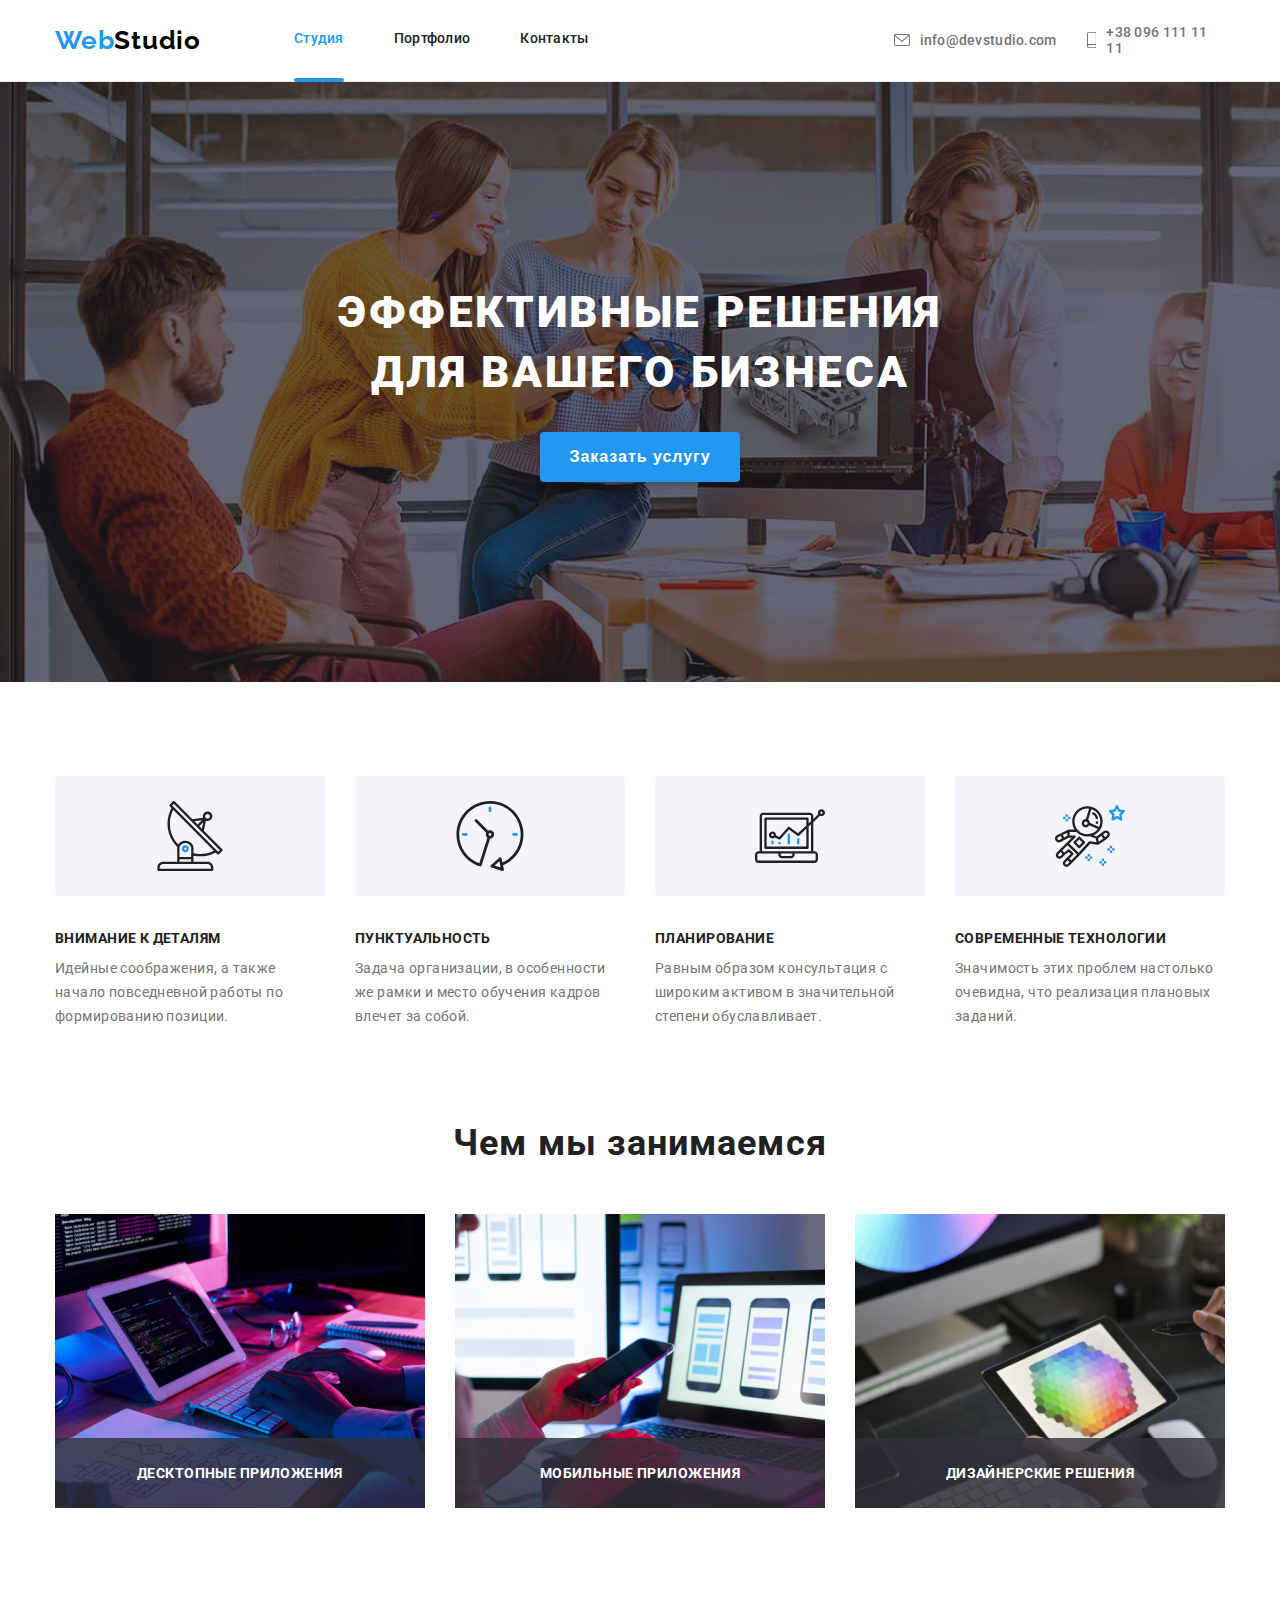
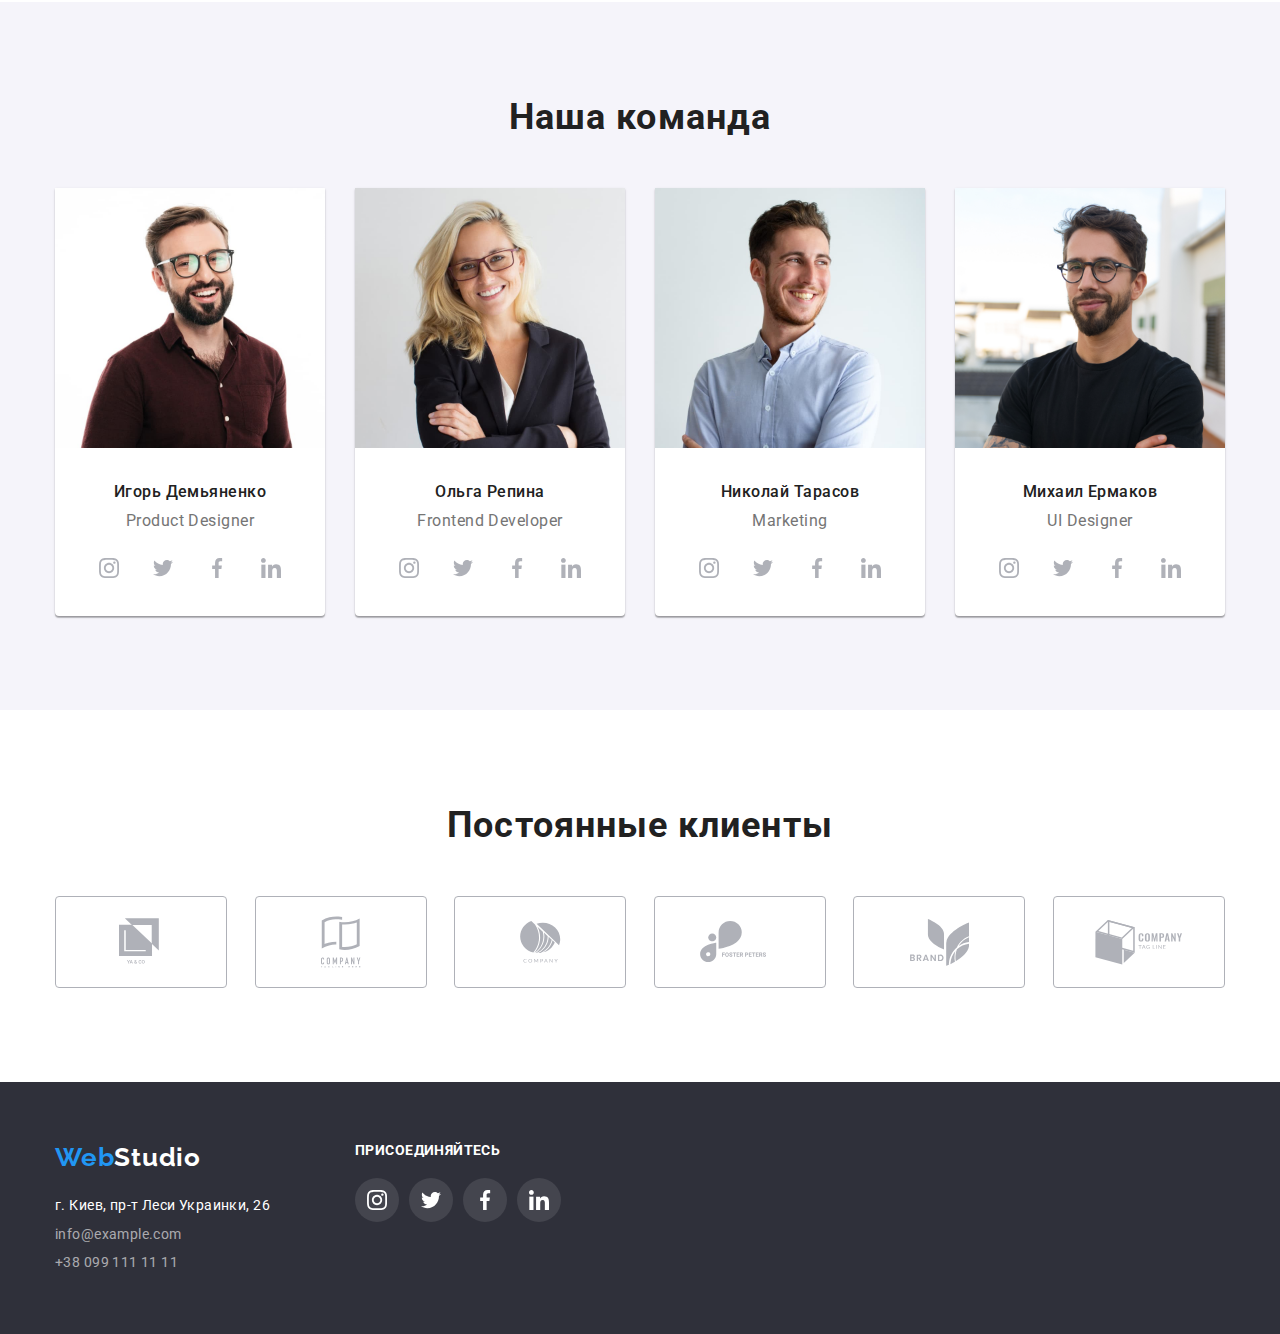
<file: index.html>
<!DOCTYPE html>
<html lang="ru">
<head>
    <meta charset="UTF-8">
    <meta name="viewport" content="width=device-width, initial-scale=1.0">
    <title>Студия</title>
    <link rel="stylesheet" href="./css/styles.css">
    <link href="https://fonts.googleapis.com/css2?family=Raleway:wght@700&family=Roboto:wght@400;500;700;900&display=swap" rel="stylesheet"/>
    <link rel="preconnect" href="https://fonts.gstatic.com">
    <link href="https://fonts.googleapis.com/css2?family=Roboto:wght@400;500;700;900&display=swap" rel="stylesheet">
</head>
<body class="body">
    <!-- Шапка страницы -->
    <header id="header">
        <div class="container">
            <div class="header-container">
                <!-- Логотип страницы -->
                <a href="./index.html" class="logo">Web<span>Studio</span></a>
                <!-- Навигация страницы -->
                <nav class="main-nav">
                    <ul class="site-nav">
                        <li>
                            <a href="./index.html" class="link current">Студия</a>
                        </li>
                        <li>
                            <a href="./portfolio.html" class="link">Портфолио</a>
                        </li>
                        <li>
                            <a href="" class="link">Контакты</a>
                        </li>
                    </ul>
                    <!-- Контакты -->
                    <ul class="contacts-nav">
                        <li>
                            <a href="mailto:info@devstudio.com">
                                <svg class="link-icon icon-email">
                                    <use href="./images/icons/sprite.svg#icon-message"></use>
                                </svg>
                                info@devstudio.com
                            </a>
                        </li>
                        <li>
                            <a href="tel:+380961111111">
                                <svg class="link-icon icon-smartphone">
                                    <use href="./images/icons/sprite.svg#icon-smartphone"></use>
                                </svg>
                                +38 096 111 11 11
                            </a>
                        </li>
                    </ul>
                </nav>
            </div>
        </div>
    </header>
    <!-- Контент страницы -->
    <main>
        <section class="block-one">
                <div class="container">
                    <div class="div-block-one">
                        <h1 class="block-one-text">Эффективные решения <br> для вашего бизнеса</h1>
                        <button data-modal-open class="button">Заказать услугу</button>
                        <div class="backdrop is-hidden" data-modal>
                                <div class="modal">
                                    <button data-modal-close class="button-close">
                                        <svg class="data-modal-icon" width="11px" height="11px">
                                            <use href="./images/icons/sprite.svg#icon-close"></use>
                                        </svg>
                                    </button>
                                    <p>
                                        Оставьте свои данные, мы вам перезвоним
                                    </p>
                                    <div class="modal-input-div">
                                        <ul class="modal-input">
                                            <li>
                                                <div>Имя</div>
                                                <!-- <div>
                                                    <svg>
                                                        <use href="./images/icons/sprite.svg#icon-name" width="12px" height="12px"></use>
                                                    </svg>
                                                </div> -->
                                                <input type="text" class="input-text">
                                            </li>
                                            <li>
                                                <div>Телефон</div>
                                                <input type="text" class="input-text">
                                            </li>
                                            <li>
                                                <div>Почта</div>
                                                <input type="email" class="input-text">
                                            </li>
                                            <li>
                                                <div>Коментарий</div>
                                                <input type="text" placeholder="Введите текст" class="input-comments">
                                            </li>
                                        </ul>
                                    </div>
                                </div>
                        </div>
                    </div>
                </div>
        </section>
        <!-- Особенности -->
        <section class="features-section">
            <div class="container">
                <ul class="features">
                    <li>
                        <img src="./images/Rectangle 1.svg" alt="features" width="270px">
                        <h3>ВНИМАНИЕ К ДЕТАЛЯМ</h3>
                        <p>Идейные соображения, а также начало повседневной работы по формированию позиции.</p>
                    </li>
                    <li>
                        <img src="./images/Rectangle 2.svg" alt="features" width="270px">
                        <h3>ПУНКТУАЛЬНОСТЬ</h3>
                        <p>Задача организации, в особенности же рамки и место обучения кадров влечет за собой.</p>
                    </li>
                    <li>
                        <img src="./images/Rectangle 3.svg" alt="features" width="270px">
                        <h3>ПЛАНИРОВАНИЕ</h3>
                        <p>Равным образом консультация с широким активом в значительной степени обуславливает.</p>
                    </li>
                    <li>
                        <img src="./images/Rectangle 4.svg" alt="features" width="270px">
                        <h3>СОВРЕМЕННЫЕ ТЕХНОЛОГИИ</h3>
                        <p>Значимость этих проблем настолько очевидна, что реализация плановых заданий.</p>
                    </li>
                </ul>
            </div>
        </section>
        <!-- Чем мы занимаемся-->
        <section class="work">
            <div class="container">
                <div class="work-div">
                    <h2>Чем мы занимаемся</h2>
                        <ul class="work-ul">
                            <li>
                                <div class="work-img">
                                    <img src="./images/img01.png" alt="изображение" width="370">
                                    <div class="work-text">
                                        <p>ДЕСКТОПНЫЕ ПРИЛОЖЕНИЯ</p>
                                    </div>
                                </div>
                            </li>
                            <li>
                                <div class="work-img">
                                    <img src="./images/img02.png" alt="изображение" width="370">
                                    <div class="work-text">
                                        <p>МОБИЛЬНЫЕ ПРИЛОЖЕНИЯ</p>
                                    </div>
                                </div>
                            </li>
                            <li>
                                <div class="work-img">
                                    <img src="./images/img03.png" alt="изображение" width="370">
                                    <div class="work-text">
                                        <p>ДИЗАЙНЕРСКИЕ РЕШЕНИЯ</p>
                                    </div>
                                </div>
                            </li>
                        </ul>
                </div>
            </div>
        </section>
        <!-- Наша команда -->
        <section class="commands">
            <div class="container">
                <div class="commands-div">
                    <h2>Наша команда</h2>
                    <ul class="commands-list">
                        <li>
                            <img src="./images/people01.jpg" alt="Игорь Демьяненко" width="270">
                            <div class="commands-text">
                                <h3>Игорь Демьяненко</h3>
                                <p>Product Designer</p>
                                <div class="social-list">
                                    <a href="" class="social-list-link">
                                        <svg class="social-list-icon" width="44px" height="44px">
                                            <use href="./images/icons/sprite.svg#icon-instagram">
                                            </use>
                                        </svg>
                                    </a>
                                    <a href="" class="social-list-link">
                                        <svg class="social-list-icon">
                                            <use href="./images/icons/sprite.svg#icon-twitter"></use>
                                        </svg>
                                    </a>
                                    <a href="" class="social-list-link">
                                        <svg class="social-list-icon">
                                            <use href="./images/icons/sprite.svg#icon-facebook"></use>
                                        </svg>
                                    </a>
                                    <a href="" class="social-list-link">
                                        <svg class="social-list-icon">
                                            <use href="./images/icons/sprite.svg#icon-linkedin"></use>
                                        </svg>
                                    </a>
                                </div>
                            </div>
                        </li>
                        <li>
                            <img src="./images/people02.jpg" alt="Ольга репина" width="270">
                            <div class="commands-text">
                                <h3>Ольга Репина</h3>
                                <p>Frontend Developer</p>
                                <div class="social-list">
                                    <a href="" class="social-list-link">
                                        <svg class="social-list-icon" width="44px" height="44px">
                                            <use href="./images/icons/sprite.svg#icon-instagram"></use>
                                        </svg>
                                    </a>
                                    <a href="" class="social-list-link">
                                        <svg class="social-list-icon">
                                            <use href="./images/icons/sprite.svg#icon-twitter"></use>
                                        </svg>
                                    </a>
                                    <a href="" class="social-list-link">
                                        <svg class="social-list-icon">
                                            <use href="./images/icons/sprite.svg#icon-facebook"></use>
                                        </svg>
                                    </a>
                                    <a href="" class="social-list-link">
                                        <svg class="social-list-icon">
                                            <use href="./images/icons/sprite.svg#icon-linkedin"></use>
                                        </svg>
                                    </a>
                                </div>
                            </div>
                        </li>
                        <li>
                            <img src="./images/people03.jpg" alt="Николай Тарасов" width="270">
                            <div class="commands-text">
                                <h3>Николай Тарасов</h3>
                                <p>Marketing</p>
                                <div class="social-list">
                                    <a href="" class="social-list-link">
                                        <svg class="social-list-icon" width="44px" height="44px">
                                            <use href="./images/icons/sprite.svg#icon-instagram"></use>
                                        </svg>
                                    </a>
                                    <a href="" class="social-list-link">
                                        <svg class="social-list-icon">
                                            <use href="./images/icons/sprite.svg#icon-twitter"></use>
                                        </svg>
                                    </a>
                                    <a href="" class="social-list-link">
                                        <svg class="social-list-icon">
                                            <use href="./images/icons/sprite.svg#icon-facebook"></use>
                                        </svg>
                                    </a>
                                    <a href="" class="social-list-link">
                                        <svg class="social-list-icon">
                                            <use href="./images/icons/sprite.svg#icon-linkedin"></use>
                                        </svg>
                                    </a>
                                </div>
                            </div>
                        </li>
                        <li>
                            <img src="./images/people04.png" alt="Михаил Ермаков" width="270">
                            <div class="commands-text">
                                <h3>Михаил Ермаков</h3>
                                <p>UI Designer</p>
                                <div class="social-list">
                                    <a href="" class="social-list-link">
                                        <svg class="social-list-icon" width="44px" height="44px">
                                            <use href="./images/icons/sprite.svg#icon-instagram"></use>
                                        </svg>
                                    </a>
                                    <a href="" class="social-list-link">
                                        <svg class="social-list-icon">
                                            <use href="./images/icons/sprite.svg#icon-twitter"></use>
                                        </svg>
                                    </a>
                                    <a href="" class="social-list-link">
                                        <svg class="social-list-icon">
                                            <use href="./images/icons/sprite.svg#icon-facebook"></use>
                                        </svg>
                                    </a>
                                    <a href="" class="social-list-link">
                                        <svg class="social-list-icon">
                                            <use href="./images/icons/sprite.svg#icon-linkedin"></use>
                                        </svg>
                                    </a>
                                </div>
                            </div>
                        </li>
                    </ul>
                </div>
            </div>
        </section>
        <!-- Постоянные клиенты -->
        <section class="clients">
            <div class="container">
                <div class="clients-div">
                    <h2>Постоянные клиенты</h2>
                    <ul class="clients-list">
                        <li>
                            <a href="" class="clients-link">
                                <svg class="clients-icon" width="44px" height="49px">
                                    <use href="./images/icons/sprite.svg#icon-client-1"></use>
                                </svg>
                            </a>
                        </li>
                        <li>
                            <a href="" class="clients-link">
                                <svg class="clients-icon" width="40px" height="52px">
                                    <use href="./images/icons/sprite.svg#icon-client-2"></use>
                                </svg>
                            </a>
                        </li>
                        <li>
                            <a href="" class="clients-link">
                                <svg class="clients-icon" width="41px" height="42px">
                                    <use href="./images/icons/sprite.svg#icon-client-3"></use>
                                </svg>
                            </a>
                        </li>
                        <li>
                            <a href="" class="clients-link">
                                <svg class="clients-icon" width="79px" height="42px">
                                    <use href="./images/icons/sprite.svg#icon-client-4"></use>
                                </svg>
                            </a>
                        </li>
                        <li>
                            <a href="" class="clients-link">
                                <svg class="clients-icon" width="59px" height="47px">
                                    <use href="./images/icons/sprite.svg#icon-client-5"></use>
                                </svg>
                            </a>
                        </li>
                        <li>
                            <a href="" class="clients-link">
                                <svg class="clients-icon" width="88px" height="45px">
                                    <use href="./images/icons/sprite.svg#icon-client-6"></use>
                                </svg>
                            </a>
                        </li>
                    </ul>
                </div>
            </div>
        </section>
    </main>
    <!-- Подвал страницы -->
    <footer class="page-footer">
        <div class="container">
            <div class="footer-div">
                <div class="footer-container">
                    <a href="./index.html" class="footer-logo">Web<span>Studio</span></a>
                    <!-- Адрес и контакты -->
                    <address class="footer-address">
                        <ul class="adress-footer">
                            <li class="adress">г. Киев, пр-т Леси Украинки, 26</li>
                            <li><a href="mailto:info@example.com">info@example.com</a></li>
                            <li><a href="tel:+380991111111">+38 099 111 11 11</a></li>
                        </ul>
                    </address>
                </div>
                <div class="footer-social">
                    <p class="footer-social-description">ПРИСОЕДИНЯЙТЕСЬ</p>
                    <ul class="footer-social-list">
                        <li>
                            <a href="" class="footer-social-link">
                                <svg class="footer-social-icon">
                                    <use href="./images/icons/sprite.svg#icon-instagram"></use>
                                </svg>
                            </a>
                        </li>
                        <li>
                            <a href="" class="footer-social-link">
                                <svg class="footer-social-icon">
                                    <use href="./images/icons/sprite.svg#icon-twitter"></use>
                                </svg>
                            </a>
                        </li>
                        <li>
                            <a href="" class="footer-social-link">
                                <svg class="footer-social-icon">
                                    <use href="./images/icons/sprite.svg#icon-facebook"></use>
                                </svg>
                            </a>
                        </li>
                        <li>
                            <a href="" class="footer-social-link">
                                <svg class="footer-social-icon">
                                    <use href="./images/icons/sprite.svg#icon-linkedin"></use>
                                </svg>
                            </a>
                        </li>
                    </ul>
                </div>
            </div>
        </div>
    </footer>

    <script src="./js/modal.js"></script>
</body>
</html>
</file>
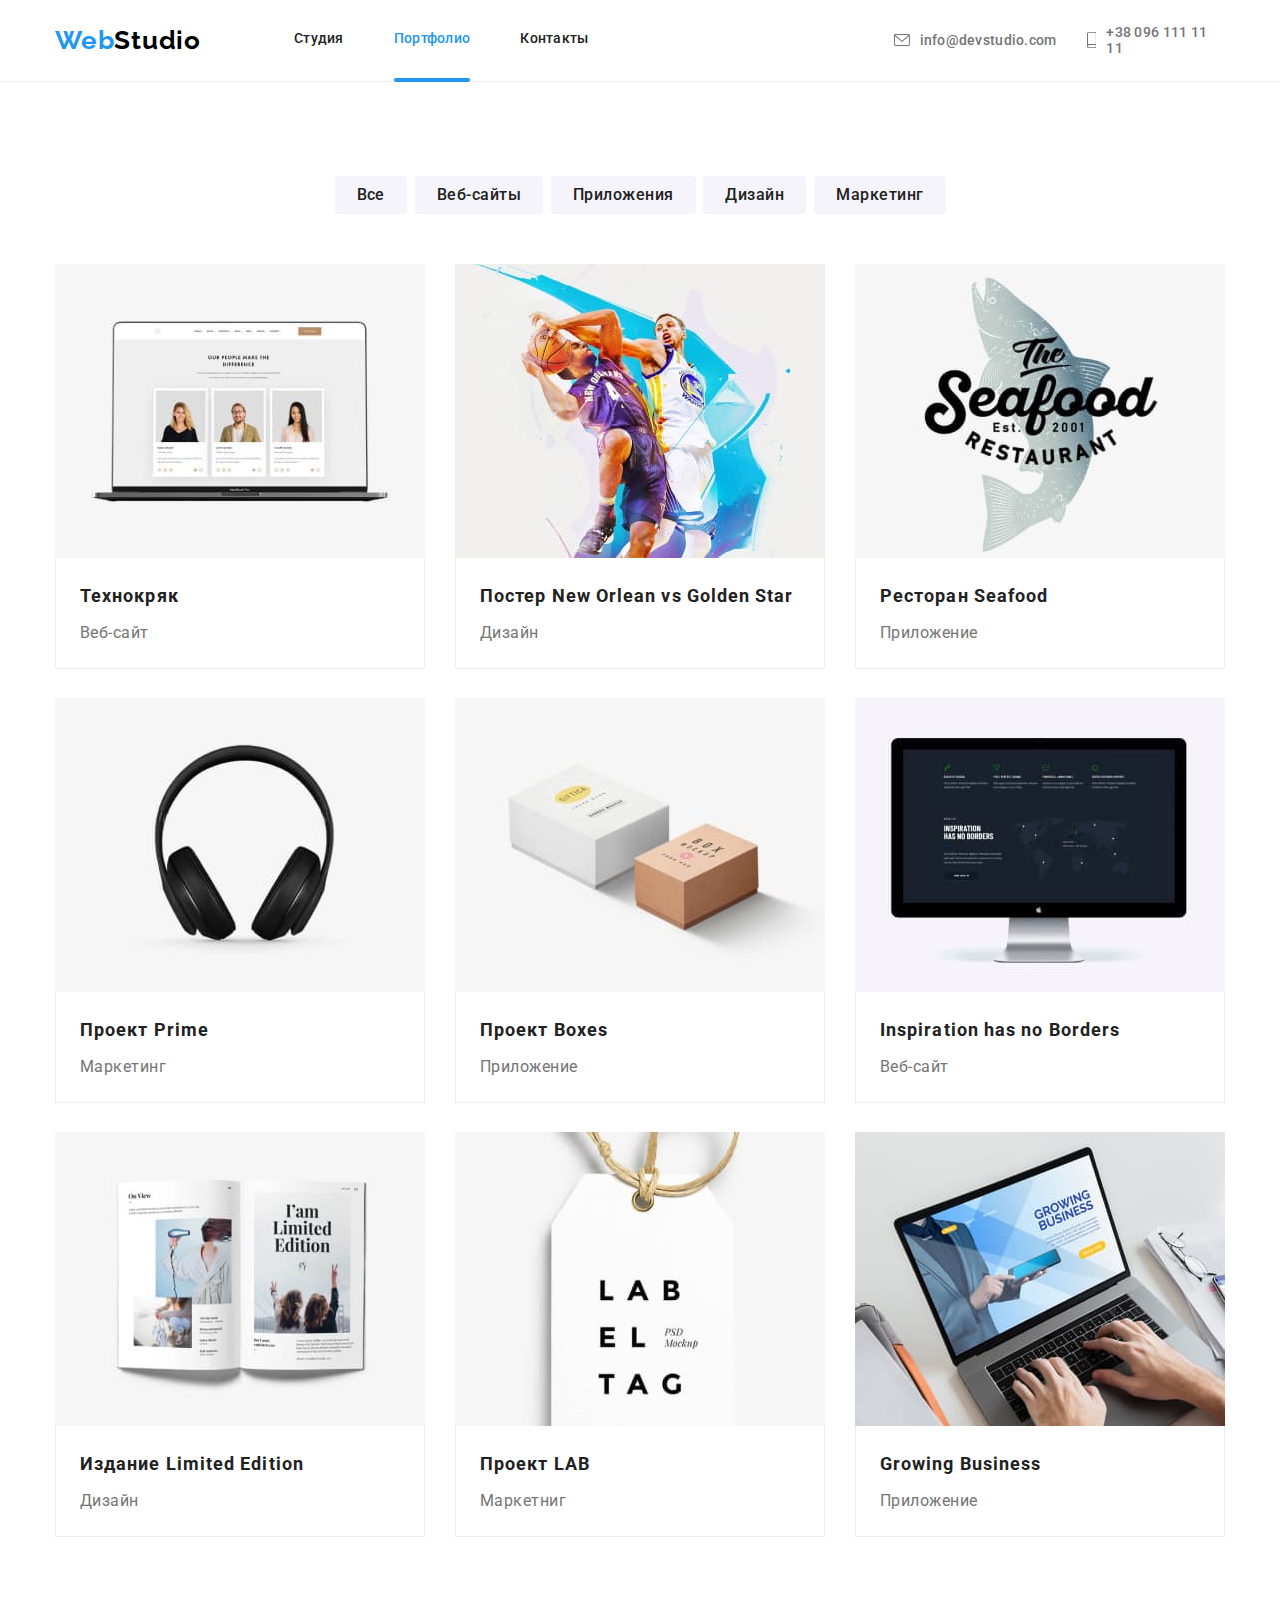
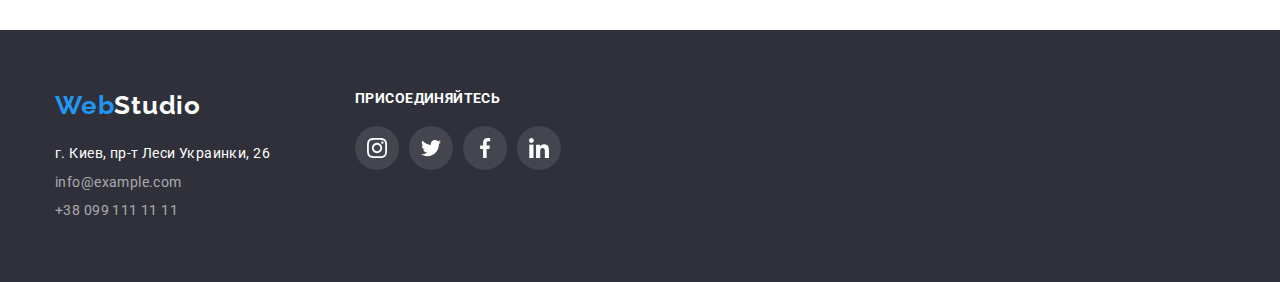
<file: portfolio.html>
<!DOCTYPE html>
<html lang="ru">
<head>
    <meta charset="UTF-8">
    <meta name="viewport" content="width=device-width, initial-scale=1.0">
    <title>Портфолио</title>
    <link rel="stylesheet" href="./css/styles.css">
    <link href="https://fonts.googleapis.com/css2?family=Raleway:wght@700&family=Roboto:wght@400;500;700;900&display=swap" rel="stylesheet"/>
    <link rel="preconnect" href="https://fonts.gstatic.com">
    <link href="https://fonts.googleapis.com/css2?family=Roboto:wght@400;500;700;900&display=swap" rel="stylesheet">
</head>
<body class="body">
    <!-- Шапка страницы -->
    <header id="header">
        <div class="container">
            <div class="header-container">
                <!-- Логотип страницы -->
                <a href="./index.html" class="logo">Web<span>Studio</span></a>
                <!-- Навигация страницы -->
                <nav class="main-nav">
                    <ul class="site-nav">
                        <li><a href="./index.html" class="link">Студия</a></li>
                        <li><a href="./portfolio.html" class="link current">Портфолио</a></li>
                        <li><a href="" class="link">Контакты</a></li>
                    </ul>
                    <!-- Контакты -->
                    <ul class="contacts-nav">
                        <li>
                            <a href="mailto:info@devstudio.com">
                                <svg class="link-icon icon-email">
                                    <use href="./images/icons/sprite.svg#icon-message"></use>
                                </svg>
                                info@devstudio.com
                            </a>
                        </li>
                        <li>
                            <a href="tel:+380961111111">
                                <svg class="link-icon icon-smartphone">
                                    <use href="./images/icons/sprite.svg#icon-smartphone"></use>
                                </svg>
                                +38 096 111 11 11
                            </a>
                        </li>
                    </ul>
                </nav>
            </div>
        </div>
    </header>
    <!--Контент страницы-->
    <main>
        <!-- <div class="container"> -->
            <!-- Проекты -->
            <section class="portfolio">
                <div class="container">
                    <div class="portfolio-div">
                        <ul class="portfolio-nav">
                            <li><button>Все</button></li>
                            <li><button>Веб-сайты</button></li>
                            <li><button>Приложения</button></li>
                            <li><button>Дизайн</button></li>
                            <li><button>Маркетинг</button></li>
                        </ul>
                        <ul class="projects">
                                <li>
                                    <a href="">
                                        <div class="projects-image">
                                            <img src="./images/portfolio/project_01.jpg" alt="project 1" width="370">
                                            <div class="overlay">
                                                <p>Технокряк это современная площадка распространения коронавируса. Компании используют эту платформу для цифрового шпионажа и атак на защищённые сервера конкурентов.</p>
                                            </div>
                                        </div>
                                        <div class="projects-text">
                                            <h3>Технокряк</h3>
                                            <p>Веб-сайт</p>
                                        </div>
                                    </a>
                                </li>
                            <li>
                                <a href="">
                                    <div class="projects-image">
                                        <img src="./images/portfolio/project_02.jpg" alt="project 2" width="370">
                                        <div class="overlay">
                                            <p>Технокряк это современная площадка распространения коронавируса. Компании используют эту платформу для цифрового шпионажа и атак на защищённые сервера конкурентов.</p>
                                        </div>
                                    </div>
                                    <div class="projects-text">
                                        <h3>Постер New Orlean vs Golden Star</h3>
                                        <p>Дизайн</p>
                                    </div>
                                </a>
                            </li>
                            <li>
                                <a href="">
                                    <div class="projects-image">
                                        <img src="./images/portfolio/project_03.jpg" alt="project 3" width="370">
                                        <div class="overlay">
                                            <p>Технокряк это современная площадка распространения коронавируса. Компании используют эту платформу для цифрового шпионажа и атак на защищённые сервера конкурентов.</p>
                                        </div>
                                    </div>
                                    <div class="projects-text">
                                        <h3>Ресторан Seafood</h3>
                                        <p>Приложение</p>
                                    </div>
                                </a>
                            </li>
                            <li>
                                <a href="">
                                    <div class="projects-image">
                                        <img src="./images/portfolio/project_04.jpg" alt="project 4" width="370">
                                        <div class="overlay">
                                            <p>Технокряк это современная площадка распространения коронавируса. Компании используют эту платформу для цифрового шпионажа и атак на защищённые сервера конкурентов.</p>
                                        </div>
                                    </div>
                                    <div class="projects-text">
                                        <h3>Проект Prime</h3>
                                        <p>Маркетинг</p>
                                    </div>
                                </a>
                            </li>
                            <li>
                                <a href="">
                                    <div class="projects-image">
                                        <img src="./images/portfolio/project_05.jpg" alt="project 5" width="370">
                                        <div class="overlay">
                                            <p>Технокряк это современная площадка распространения коронавируса. Компании используют эту платформу для цифрового шпионажа и атак на защищённые сервера конкурентов.</p>
                                        </div>
                                    </div>
                                    <div class="projects-text">
                                        <h3>Проект Boxes</h3>
                                        <p>Приложение</p>
                                    </div>
                                </a>
                            </li>
                            <li>
                                <a href="">
                                    <div class="projects-image">
                                        <img src="./images/portfolio/project_06.jpg" alt="project 6" width="370">
                                        <div class="overlay">
                                            <p>Технокряк это современная площадка распространения коронавируса. Компании используют эту платформу для цифрового шпионажа и атак на защищённые сервера конкурентов.</p>
                                        </div>
                                    </div>
                                    <div class="projects-text">
                                        <h3>Inspiration has no Borders</h3>
                                        <p>Веб-сайт</p>
                                    </div>
                                </a>
                            </li>
                            <li>
                                <a href="">
                                    <div class="projects-image">
                                        <img src="./images/portfolio/project_07.jpg" alt="project 7" width="370">
                                        <div class="overlay">
                                            <p>Технокряк это современная площадка распространения коронавируса. Компании используют эту платформу для цифрового шпионажа и атак на защищённые сервера конкурентов.</p>
                                        </div>
                                    </div>
                                    <div class="projects-text">
                                        <h3>Издание Limited Edition</h3>
                                        <p>Дизайн</p>
                                    </div>
                                </a>
                            </li>
                            <li>
                                <a href="">
                                    <div class="projects-image">
                                        <img src="./images/portfolio/project_08.jpg" alt="project 8" width="370">
                                        <div class="overlay">
                                            <p>Технокряк это современная площадка распространения коронавируса. Компании используют эту платформу для цифрового шпионажа и атак на защищённые сервера конкурентов.</p>
                                        </div>
                                    </div>
                                    <div class="projects-text">
                                        <h3>Проект LAB</h3>
                                        <p>Маркетниг</p>
                                    </div>
                                </a>
                            </li>
                            <li>
                                <a href="">
                                    <div class="projects-image">
                                        <img src="./images/portfolio/project_09.jpg" alt="project 9" width="370">
                                        <div class="overlay">
                                            <p>Технокряк это современная площадка распространения коронавируса. Компании используют эту платформу для цифрового шпионажа и атак на защищённые сервера конкурентов.</p>
                                        </div>
                                    </div>
                                    <div class="projects-text">
                                        <h3>Growing Business</h3>
                                        <p>Приложение</p>
                                    </div>
                                </a>
                            </li>
                        </ul>
                    </div>
                </div>
            </section>
        <!-- </div> -->
    </main>
    <!--Підвал сторінки-->
    <footer class="page-footer">
        <div class="container">
            <div class="footer-div">
                <div class="footer-container">
                    <a href="./index.html" class="footer-logo">Web<span>Studio</span></a>
                    <!-- Адрес и контакты -->
                    <address class="footer-address">
                        <ul class="adress-footer">
                            <li class="adress">г. Киев, пр-т Леси Украинки, 26</li>
                            <li><a href="mailto:info@example.com">info@example.com</a></li>
                            <li><a href="tel:+380991111111">+38 099 111 11 11</a></li>
                        </ul>
                    </address>
                </div>
                <div class="footer-social">
                    <p class="footer-social-description">ПРИСОЕДИНЯЙТЕСЬ</p>
                    <ul class="footer-social-list">
                        <li>
                            <a href="" class="footer-social-link">
                                <svg class="footer-social-icon">
                                    <use href="./images/icons/sprite.svg#icon-instagram"></use>
                                </svg>
                            </a>
                        </li>
                        <li>
                            <a href="" class="footer-social-link">
                                <svg class="footer-social-icon">
                                    <use href="./images/icons/sprite.svg#icon-twitter"></use>
                                </svg>
                            </a>
                        </li>
                        <li>
                            <a href="" class="footer-social-link">
                                <svg class="footer-social-icon">
                                    <use href="./images/icons/sprite.svg#icon-facebook"></use>
                                </svg>
                            </a>
                        </li>
                        <li>
                            <a href="" class="footer-social-link">
                                <svg class="footer-social-icon">
                                    <use href="./images/icons/sprite.svg#icon-linkedin"></use>
                                </svg>
                            </a>
                        </li>
                    </ul>
                </div>
            </div>
        </div>
    </footer>
</body>
</html>
</file>
<file: css/styles.css>
:root { 
    --text-color-black: #212121;
    --text-color-grey: #757575;
    --text-color-white: #FFFFFF;
    --accent-color: #2196F3;
    --bt-primary: #F5F4FA;
    --bt-second: #2196F3;
    --background-color: #2F303A;
    --icon-collor: #AFB1B8;
    --border-color: #EEEEEE;
    --black-color: #000000;
    --border-header: #ECECEC;
}

*{
    margin: 0;
    padding: 0;
}

*
*::before,
*::after{
    box-sizing: inherit;
}

ul{
    list-style: none;
}

.is-hidden{
    display: none;
}

a {
    text-decoration: none;
  }

h2{
    font-weight: 700;
    font-size: 36px;
    line-height: 42px;
    letter-spacing: 0.03em;
    color: var(--text-color-black);
}

.body{
    margin: 0;
    font-family: Roboto, sans-serif;
    background: var(--text-color-white);
}

/*Шапка страницы*/
#header{
    background: var(--text-color-white);
    padding-top: 24px;
    padding-bottom: 25px;
    border-bottom: 1px solid var(--border-header);
}

.header-container{
    display: flex;
    align-items: center;
    justify-content: space-between;
}

.logo{
    font-family: Raleway;
    font-style: normal;
    font-weight: 700;
    font-size: 26px;
    line-height: 31px;
    letter-spacing: 0.03em;
    color: var(--accent-color);
    margin-right: 93px;
}

.logo span{
    color: var(--black-color);
}

/*Навигация страницы*/
.main-nav{
    display: flex;
    align-items: center;
}

.site-nav{
    display: flex;
    margin-right: 305px;
}

.site-nav a{
    color: var(--text-color-black);
    font-weight: 500;
    font-size: 14px;
    line-height: 16px;
    letter-spacing: 0.02em;
    transition: 250ms cubic-bezier(0.4, 0, 0.2, 1);
}

.site-nav li:nth-child(-n+2){
    padding-right: 50px;
}

.site-nav li{
    display: flex;
    justify-content: space-around;
}

.site-nav a:hover,
.site-nav a:focus{
    color: var(--bt-second);
    transition: 250ms cubic-bezier(0.4, 0, 0.2, 1);
}

.site-nav .link.current{
    color: var(--accent-color);
}

.site-nav .link.current::after{
    display: box;
    background: currentColor;
    content: "";
    width: inherit;
    height: 4px;
    border-radius: 2px;
    display: flex;
    position: relative;
    top: 31.5px;
}

/*Контакты*/
.contacts-nav{
    display: flex;
}

.contacts-nav li{
    display: flex;
    align-items: center;
}

.contacts-nav li:nth-child(1){
    padding-right: 30px;
}

.contacts-nav a{
    font-weight: 500;
    font-size: 14px;
    line-height: 16px;
    letter-spacing: 0.02em;
    color: var(--text-color-grey);
    display: flex;
    align-items: center;
    transition: 250ms cubic-bezier(0.4, 0, 0.2, 1);
}

.contacts-nav a:hover,
.contacts-nav a:focus{
    font-weight: 500;
    font-size: 14px;
    line-height: 16px;
    letter-spacing: 0.02em;
    color: var(--bt-second);
    transition: 250ms cubic-bezier(0.4, 0, 0.2, 1);
}

.link-icon{
    fill: currentColor;
    padding-right: 10px;
}

.icon-email{
    width: 16px;
    height: 12px;
}

.icon-smartphone{
    width: 10px;
    height: 16px;
}

/*Контент страницы*/
.container{
    width: 1170px;
    padding-top: 0px;
    padding-right: 15px;
    padding-bottom: 0px;
    padding-left: 15px;
    margin-left: auto;
    margin-right: auto;
    position: relative;
}

.block-one{
    text-align: center;
    background-color: #c4c4c4;
    background-image: linear-gradient(
        to right,    
     rgba(47, 48, 58, 0.4),
     rgba(47, 48, 58, 0.4)
    ), url('../images/Img-overlay.jpg');
    background-size: cover;
    padding-top: 200px;
    padding-bottom: 200px;
}

.div-block-one{
    display: flex;
    flex-direction: column;
    align-items: center;
    position: relative;
}

.block-one-text{
    font-weight: 900;
    font-size: 44px;
    line-height: 60px;
    letter-spacing: 0.06em;
    text-transform: uppercase;
    color: var(--text-color-white);
    margin: 0;
}

.button {
    width: 200px;
    height: 50px;
    background: var(--bt-second);
    box-shadow: 0px 4px 4px rgba(0, 0, 0, 0.15);
    border-radius: 4px;
    font-weight: 700;
    font-size: 16px;
    line-height: 30px;
    letter-spacing: 0.06em;
    display: flex;
    justify-content: center;
    align-items: center;
    margin-top: 30px;
    margin-left: auto;
    margin-right: auto;
    color: var(--text-color-white);
    border: 0;
}

.backdrop{
    position: fixed;
    top: 0;
    left: 0;
    width: 100%;
    height: 100%;
    background: rgba(0, 0, 0, 0.2);
    opacity: 1;
    z-index: 1;
}

.backdrop.is-hidden{
    opacity: 0;
    pointer-events: none;
    visibility: hidden;
}

.backdrop.is-hidden .modal{
    /* transform: translate(100%, 100%); */
    /* transition:  250ms cubic-bezier(0.4, 0, 0.2, 1); */
    opacity: 0;
}
    
.modal{
    position: fixed;
    top: 50%;
    left: 50%;
    transform: translate(-50%, -50%);
    width: 528px;
    height: 581px;
    background-color: var(--text-color-white);
    box-shadow: 0px 1px 3px rgba(0, 0, 0, 0.12), 0px 1px 1px rgba(0, 0, 0, 0.14), 0px 2px 1px rgba(0, 0, 0, 0.2);
    border-radius: 4px;
    animation-name: anim;
    animation-duration: 250ms;
    animation-timing-function: cubic-bezier(0.4, 0, 0.2, 1);
    opacity: 1;
    z-index: 2;
}

@keyframes anim{
    0%{
        transform: scale(0) translate(-50%, -50%);
    }

    100%{
        transform: scale(1) translate(-50%, -50%);
    }
}

.modal p{
    font-family: Roboto;
    font-style: normal;
    font-weight: bold;
    font-size: 20px;
    line-height: 23px;
    text-align: center;
    letter-spacing: 0.03em;
    color: #212121;
    padding-top: 2px;
}

.modal-input-div{
    padding-top: 12px;
}

.modal-input{
    padding-left: 40px;
    padding-right: 40px;
}

.modal-input li{
    cursor: pointer;
}

.modal-input li:not(:last-child){
    padding-bottom: 10px;
}

.modal-input div{
    font-family: Roboto;
    font-style: normal;
    font-weight: normal;
    font-size: 12px;
    line-height: 14px;
    letter-spacing: 0.01em;
    color: var(--text-color-grey);
    text-align: left;
    padding-bottom: 4px;
}

.input-text{
    border: 1px solid rgba(33, 33, 33, 0.2);
    box-sizing: border-box;
    border-radius: 4px;
    width: 100%;
    height: 40px;
    transition: 250ms cubic-bezier(0.4, 0, 0.2, 1);
}

.input-text:hover,
.input-text:focus{
    border: 1px solid var(--accent-color);
    transition: 250ms cubic-bezier(0.4, 0, 0.2, 1);
}

.input-comments{
    border: 1px solid rgba(33, 33, 33, 0.2);
    box-sizing: border-box;
    border-radius: 4px;
    width: 100%;
    height: 120px;
    padding: 12px 16px;
    font-family: Roboto;
    font-style: normal;
    font-weight: normal;
    font-size: 12px;
    line-height: 14px;
    letter-spacing: 0.01em;
    color: var(--black-color);
    transition: 250ms cubic-bezier(0.4, 0, 0.2, 1);
    
}

.input-comments:hover,
.input-comments:focus{
    border: 1px solid var(--accent-color);
    transition: 250ms cubic-bezier(0.4, 0, 0.2, 1);
}

.button-close{
    width: 30px;
    height: 30px;
    background-color: var(--text-color-white);
    border-radius: 100%;
    border: 1px solid rgba(0, 0, 0, 0.1);
    color: var(--black-color);
    margin-top: 8px;
    margin-right: 8px;
    display: flex;
    justify-content: center;
    align-items: center;
    position: relative;
    left: 490px;
    transition: 250ms cubic-bezier(0.4, 0, 0.2, 1);
    cursor: pointer;
    /* animation-name: anim;
    animation-direction: reverse;
    animation-duration: 250ms; */
}

@keyframes back-anim{
    0%{
        transform: scale(1);
    }

    100%{
        transform: scale(0);
    }
}

.data-modal-icon{
    display: inline-block;
    width: 11px;
    height: 11px;
    fill: currentColor;
}

.button-close:hover{
    border: 1px solid rgba(0, 0, 0, 0.1);
    color: var(--accent-color);
    transition: 250ms cubic-bezier(0.4, 0, 0.2, 1);
}

/*Особенности*/
.features-section{
    padding-top: 94px;
}

.features{
    display: flex;
    justify-content: space-between;
}

.features li{
    width: 270px;
}

.features img{
    padding-bottom: 30px;
}

.features h3{
    font-weight: 700;
    font-size: 14px;
    line-height: 16px;
    letter-spacing: 0.03em;
    text-transform: uppercase;
    color: var(--text-color-black);
    padding-bottom: 10px;
}

.features p{
    font-weight: 400;
    font-size: 14px;
    line-height: 24px;
    letter-spacing: 0.03em;
    color: var(--text-color-grey);
}

/* Чем мы занимаемся */
.work{
    padding-top: 94px;
    padding-bottom: 94px;
}

.work-div{
    display: flex;
    flex-direction: column;
}

.work-div h2{
    text-align: center;
    padding-bottom: 50px;
}

.work-ul{
    display: flex;
    justify-content: space-between;
    /* position: relative; */
}

.work-ul li{
    display: flex;
}

.work-img{
    display: flex;
    justify-content: center;
    position: relative;
}

.work-img img{
    position: relative;
}

.work-text{
    background: rgba(47, 48, 58, 0.8);
    width: 370px;
    height: 70px;
    display: flex;
    justify-content: center;
    align-items: center;
    position: absolute;
    bottom: 0px;
}

.work-text p{
    position: absolute;
    font-family: Roboto;
    font-style: normal;
    font-weight: bold;
    font-size: 14px;
    line-height: 16px;
    text-align: center;
    letter-spacing: 0.03em;
    text-transform: uppercase;
    color: var(--text-color-white);
}

/* Наша команда */
.commands{
    background: var(--bt-primary);
    padding-top: 94px;
    padding-bottom: 94px;
}

.commands-div{
    display: flex;
    justify-content: center;
    flex-direction: column;
}

.commands-div h2{
    padding-bottom: 50px;
    text-align: center;
}

.commands-list{
    display: flex;
    justify-content: space-between;
}

.commands-list li{
    width: 270px;
    height: 428px;
    background: var(--text-color-white);
    box-shadow: 0px 1px 3px rgba(0, 0, 0, 0.12), 0px 1px 1px rgba(0, 0, 0, 0.14), 0px 2px 1px rgba(0, 0, 0, 0.2);
    border-radius: 0px 0px 4px 4px;
}

.commands-text{
    padding-top: 30px;
    padding-bottom: 30px;
    text-align: center;
}

.commands-list h3{
    font-weight: 500;
    font-size: 16px;
    line-height: 19px;
    letter-spacing: 0.03em;
    color: var(--text-color-black);
}

.commands-list p{
    font-size: 16px;
    line-height: 19px;
    letter-spacing: 0.03em;
    color: var(--text-color-grey);
    padding-top: 10px;
}

.social-list{
    padding-left: 32px;
    padding-right: 32px;
    margin-top: 16px;
    margin-bottom: 30px;
    display: flex;
    justify-content: space-between;
}

.social-list-link{
    width: 44px;
    height: 44px;
    border-radius: 50%;
    color: var(--icon-collor);
    display: flex;
    align-items: center;
    justify-content: center;
    transition: 250ms cubic-bezier(0.4, 0, 0.2, 1);
}

.social-list-link:hover,
.social-list-link:focus{
    color: var(--text-color-white);
    background-color: var(--accent-color);
    transition: 250ms cubic-bezier(0.4, 0, 0.2, 1);
}

.social-list-icon{
    width: 20px;
    height: 20px;
    fill: currentColor;
}

/* Постоянные клиенты */
.clients{
    padding-top: 94px;
    padding-bottom: 94px;
}

.clients-div{
    display: flex;
    flex-direction: column;
}

.clients-div h2{
    text-align: center;
}

.clients-list{
    padding-top: 50px;
    display: flex;
    justify-content: space-between;
}

.clients-list li{
    display: flex;
    justify-content: space-between;
}

.clients-link{
    width: 170px;
    height: 90px;
    border: 1px solid var(--icon-collor);
    border-radius: 4px;
    display: flex;
    justify-content: center;
    align-items: center;
    color: var(--icon-collor);
    transition: 250ms cubic-bezier(0.4, 0, 0.2, 1);
}

.clients-link:hover,
.clients-link:focus{
    color: var(--accent-color);
    border: 1px solid var(--accent-color);
    transition: 250ms cubic-bezier(0.4, 0, 0.2, 1);
}

.clients-icon{
    fill: currentColor;
}

.icon-clients:hover,
.icon-clients:focus{
    fill: var(--accent-color);
}

/* Подвал страницы */
.page-footer{
    background: var(--background-color);
    padding-top: 60px;
    padding-bottom: 60px;
}

.footer-div{
    display: flex;
}

.footer-container{
    display: flex;
    flex-direction: column;
}

.footer-address{
    display: flex;
}

/* Лого футтера */
.footer-logo{
    font-family: Raleway;
    font-style: normal;
    font-weight: bold;
    font-size: 26px;
    line-height: 31px;
    letter-spacing: 0.03em;
    color: var(--bt-second);
}

.footer-logo span{
    color: var(--text-color-white);
}

/* Адрес и контакты */
.adress-footer{
    padding-top: 20px;
    font-family: Roboto;
    font-style: normal;
    font-weight: normal;
    font-size: 14px;
    line-height: 24px;
    letter-spacing: 0.03em;
    height: 81px;
    display: flex;
    flex-direction: column;
    justify-content: space-between;
}

.adress{
    font-style: normal;
    font-weight: 400;
    font-size: 14px;
    line-height: 24px;
    letter-spacing: 0.03em;
    color: var(--text-color-white);
}

.adress-footer a{
    font-family: Roboto;
    font-style: normal;
    font-weight: normal;
    font-size: 14px;
    line-height: 24px;
    letter-spacing: 0.03em;
    color: rgba(255, 255, 255, 0.6);
}

/* Присоединяйтесь */
.footer-social{
    display: flex;
    flex-direction: column;
    margin-left: 85px;
}

.footer-social-description{
    font-family: Roboto;
    font-style: normal;
    font-weight: bold;
    font-size: 14px;
    line-height: 16px;
    letter-spacing: 0.03em;
    text-transform: uppercase;
    color: var(--text-color-white);
    padding-bottom: 20px;
}

.footer-social-list{
    display: flex;
}

.footer-social-list li{
    display: flex;
}

.footer-social-list li:not(:last-child){
    margin-right: 10px;
}

.footer-social-link{
    display: flex;
    justify-content: center;
    align-items: center;
    width: 44px;
    height: 44px;
    color: var(--text-color-white);
    background-color: rgba(255, 255, 255, 0.1);
    border-radius: 50%;
    transition: 250ms cubic-bezier(0.4, 0, 0.2, 1);
}

.footer-social-link:hover,
.footer-social-link:focus{
    background: var(--accent-color);
    transition: 250ms cubic-bezier(0.4, 0, 0.2, 1);
}

.footer-social-icon{
    fill: currentColor;
    width: 20px;
    height: 20px;
}

/*Страница - портфолио*/
/* Главная страница */
.portfolio{
    padding-top: 94px;
    padding-bottom: 94px;
}

.portfolio-div{
    display: flex;
    flex-direction: column
}

/* Кнопки */
.portfolio-nav {
    width: 611px;
    display: flex;
    justify-content: space-between;
    margin-left: auto;
    margin-right: auto;
}

.portfolio-nav button{
    font-family: Roboto;
    font-style: normal;
    font-weight: 500;
    font-size: 16px;
    line-height: 26px;
    text-align: center;
    letter-spacing: 0.03em;
    color: var(--text-color-black);
    border-radius: 4px;
    background-color: var(--bt-primary);
    padding-top: 6px;
    padding-right: 22px;
    padding-bottom: 6px;
    padding-left: 22px;
    border: 0px;
    transition: 250ms cubic-bezier(0.4, 0, 0.2, 1);
}

.portfolio-nav button:hover,
.portfolio-nav button:focus{
    color: var(--text-color-white);
    background: var(--accent-color);
    box-shadow: 0px 3px 1px rgba(0, 0, 0, 0.1), 0px 1px 2px rgba(0, 0, 0, 0.08), 0px 2px 2px rgba(0, 0, 0, 0.12);
    transition: 250ms cubic-bezier(0.4, 0, 0.2, 1);
}

/*Проекты*/
.projects{
    padding-top: 50px;
    height: 1272px;
    display: flex;
    justify-content: space-between;
    align-content: space-between;
    flex-wrap: wrap;
}

.projects li{
    height: 404px;
    width: 370px;
    background: var(--text-color-white);
    transition: 250ms cubic-bezier(0.4, 0, 0.2, 1);
}

.projects li:hover,
.projects li:focus{
    box-shadow: 0px 1px 1px rgba(0, 0, 0, 0.12), 0px 4px 4px rgba(0, 0, 0, 0.06), 1px 4px 6px rgba(0, 0, 0, 0.16);
    transition: 250ms cubic-bezier(0.4, 0, 0.2, 1);
}

.projects a{
    display: flex;
    flex-direction: column
}

.projects-image{
    display: flex;
    position: relative;
    overflow: hidden;
}

.projects a:hover .overlay {
    transform: translatex(0);
    transition: transform 250ms cubic-bezier(0.4, 0, 0.2, 1);
  }

.overlay{
    position: absolute;
    top: 0;
    left: 0;
    width: 370px;
    height: 294px;
    background: rgba(33, 150, 243, 0.9);
    transform: translatey(100%);
    transition: transform 250ms cubic-bezier(0.4, 0, 0.2, 1);
    /* animation-timing-function: cubic-bezier(0.4, 0, 0.2, 1); */
    /* animation-duration: transform 250ms; */
    /* transition: transform 250ms ease; */
}

.overlay p{
    font-family: Roboto;
    font-style: normal;
    font-weight: normal;
    font-size: 18px;
    line-height: 28px;
    letter-spacing: 0.03em;
    color: #FFFFFF;
    padding-top: 63px;
    padding-right: 24px;
    padding-bottom: 63px;
    padding-left: 24px;
}

.projects-text{
    padding-top: 20px;
    padding-right: 24px;
    padding-bottom: 20px;
    padding-left: 24px;
    border-bottom: 1px solid var(--border-color);
    border-left: 1px solid var(--border-color);
    border-right: 1px solid var(--border-color);
}

.projects-text h3{
    font-weight: 700;
    font-size: 18px;
    line-height: 36px;
    letter-spacing: 0.06em;
    color: var(--text-color-black);
    padding-bottom: 4px;
}

.projects-text p{
    font-size: 16px;
    line-height: 30px;
    letter-spacing: 0.03em;
    color: var(--text-color-grey);
}
</file>
